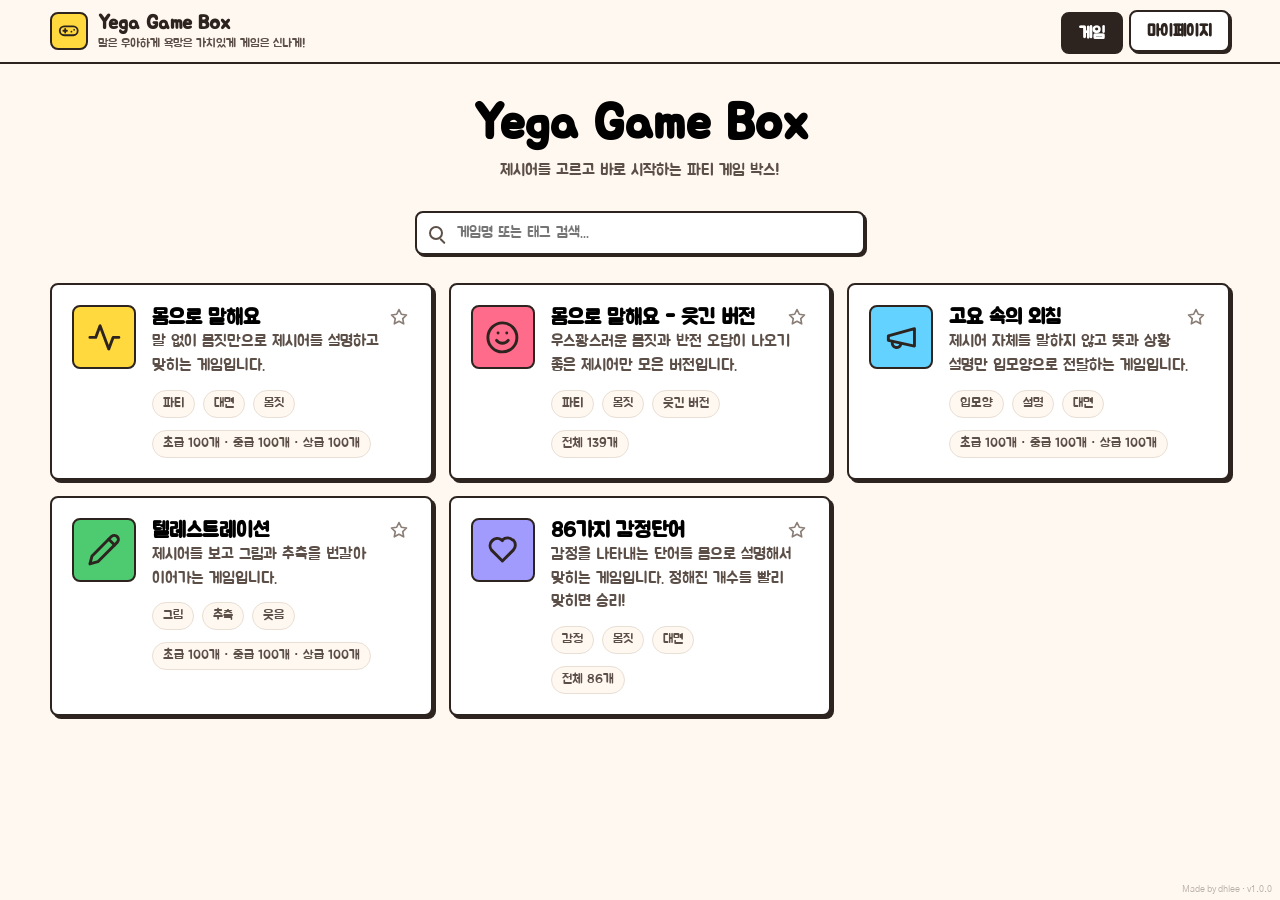
<file: index.html>
<!doctype html>
<html lang="ko">
  <head>
    <meta charset="UTF-8" />
    <meta name="viewport" content="width=device-width, initial-scale=1.0" />
    <title>Yega Game Box - 파티 게임 제시어 박스</title>
    <meta
      name="description"
      content="몸으로 말해요, 고요 속의 외침, 텔레스트레이션을 바로 진행할 수 있는 파티 게임 제시어 박스입니다."
    />
    <link rel="preconnect" href="https://fonts.googleapis.com" />
    <link rel="preconnect" href="https://fonts.gstatic.com" crossorigin />
    <link
      href="https://fonts.googleapis.com/css2?family=Jua&family=Gothic+A1:wght@400;500;700&display=swap"
      rel="stylesheet"
    />
    <link rel="stylesheet" href="./styles.css" />
  </head>
  <body>
    <div class="app-shell">
      <header class="topbar">
        <button class="brand" type="button" data-action="go-home">
          <span class="brand-mark"><i class="ri-gamepad-line" aria-hidden="true"></i></span>
          <span class="brand-copy">
            <strong>Yega Game Box</strong>
            <small>말은 우아하게 욕망은 가치있게 게임은 신나게!</small>
          </span>
        </button>
        <nav class="top-nav" aria-label="주요 메뉴">
          <button class="nav-button is-active" type="button" data-view-target="home">게임</button>
          <button class="nav-button" type="button" data-view-target="mypage">마이페이지</button>
        </nav>
      </header>

      <main>
        <section class="view is-visible" id="home-view" aria-labelledby="home-title">
          <div class="home-hero">
            <h1 id="home-title">Yega Game Box</h1>
            <p>제시어를 고르고 바로 시작하는 파티 게임 박스!</p>
          </div>

          <label class="search-box">
            <span class="search-icon" aria-hidden="true"></span>
            <input id="game-search" type="search" placeholder="게임명 또는 태그 검색..." />
          </label>

          <div class="game-grid" id="game-list"></div>
        </section>

        <section class="view" id="setup-view" aria-labelledby="setup-title">
          <div class="setup-top">
            <button class="back-link" type="button" data-action="go-home">
              <i class="ri-arrow-left-line" aria-hidden="true"></i>
              뒤로
            </button>
            <span class="game-icon" id="setup-icon">🎮</span>
            <div class="setup-heading">
              <h1 id="setup-title">게임 설정</h1>
              <p id="setup-game-description">게임 설명</p>
            </div>
            <div class="tag-row setup-tags" id="setup-tags"></div>
          </div>

          <form class="setup-stack" id="setup-form">
            <div class="setup-summary" aria-hidden="true">
              <h2 id="setup-game-name">게임명</h2>
            </div>

            <section class="setup-card word-config-card">
              <h2>제시어 구성</h2>
              <div class="setup-stats" id="setup-stats"></div>
              <p class="rule-note" id="setup-rule">게임 규칙</p>

              <fieldset class="difficulty-hidden" aria-label="난이도 선택">
                <div class="segmented" id="difficulty-options"></div>
              </fieldset>

              <div class="mix-panel" id="mix-panel">
                <div class="mix-grid">
                  <div class="counter-card">
                    <div class="counter-label">
                      <span class="dot green"></span>
                      <strong>초급</strong>
                    </div>
                    <div class="stepper">
                      <button type="button" data-action="adjust-mix" data-level="easy" data-delta="-1" aria-label="초급 줄이기">
                        <i class="ri-subtract-line" aria-hidden="true"></i>
                      </button>
                      <input id="mix-easy" type="number" min="0" value="3" />
                      <button type="button" data-action="adjust-mix" data-level="easy" data-delta="1" aria-label="초급 늘리기">
                        <i class="ri-add-line" aria-hidden="true"></i>
                      </button>
                    </div>
                    <span class="available-count" id="mix-easy-max">/ 0개</span>
                  </div>

                  <div class="counter-card">
                    <div class="counter-label">
                      <span class="dot yellow"></span>
                      <strong>중급</strong>
                    </div>
                    <div class="stepper">
                      <button type="button" data-action="adjust-mix" data-level="normal" data-delta="-1" aria-label="중급 줄이기">
                        <i class="ri-subtract-line" aria-hidden="true"></i>
                      </button>
                      <input id="mix-normal" type="number" min="0" value="4" />
                      <button type="button" data-action="adjust-mix" data-level="normal" data-delta="1" aria-label="중급 늘리기">
                        <i class="ri-add-line" aria-hidden="true"></i>
                      </button>
                    </div>
                    <span class="available-count" id="mix-normal-max">/ 0개</span>
                  </div>

                  <div class="counter-card">
                    <div class="counter-label">
                      <span class="dot red"></span>
                      <strong>상급</strong>
                    </div>
                    <div class="stepper">
                      <button type="button" data-action="adjust-mix" data-level="hard" data-delta="-1" aria-label="상급 줄이기">
                        <i class="ri-subtract-line" aria-hidden="true"></i>
                      </button>
                      <input id="mix-hard" type="number" min="0" value="3" />
                      <button type="button" data-action="adjust-mix" data-level="hard" data-delta="1" aria-label="상급 늘리기">
                        <i class="ri-add-line" aria-hidden="true"></i>
                      </button>
                    </div>
                    <span class="available-count" id="mix-hard-max">/ 0개</span>
                  </div>
                </div>

                <div class="mix-footer">
                  <div class="total-count">
                    <span>총</span>
                    <strong id="total-word-count">10개</strong>
                  </div>
                  <div class="inline-actions">
                    <button type="button" data-action="reset-mix">
                      <i class="ri-refresh-line" aria-hidden="true"></i>
                      초기화
                    </button>
                    <button type="button" data-action="use-all-words">
                      <i class="ri-infinity-line" aria-hidden="true"></i>
                      무제한
                    </button>
                  </div>
                </div>
              </div>

              <section class="single-count-panel" id="single-count-panel" hidden>
                <div class="quick-buttons">
                  <button type="button" data-action="adjust-word-count" data-delta="3">+3개</button>
                  <button type="button" data-action="adjust-word-count" data-delta="5">+5개</button>
                  <button type="button" data-action="adjust-word-count" data-delta="10">+10개</button>
                  <button type="button" data-action="adjust-word-count" data-delta="50">+50개</button>
                </div>
                <div class="stepper center-stepper">
                  <button type="button" data-action="adjust-word-count" data-delta="-1" aria-label="제시어 줄이기">
                    <i class="ri-subtract-line" aria-hidden="true"></i>
                  </button>
                  <input id="word-count" type="number" min="1" value="10" />
                  <button type="button" data-action="adjust-word-count" data-delta="1" aria-label="제시어 늘리기">
                    <i class="ri-add-line" aria-hidden="true"></i>
                  </button>
                </div>
              </section>
            </section>

            <section class="setup-card">
              <h2>진행 방식</h2>
              <div class="time-mode-toggle" role="group" aria-label="진행 방식">
                <button class="is-active" type="button" data-action="set-time-mode" data-mode="timer">
                  <i class="ri-timer-line" aria-hidden="true"></i>
                  타이머
                </button>
                <button type="button" data-action="set-time-mode" data-mode="stopwatch">
                  <i class="ri-timer-flash-line" aria-hidden="true"></i>
                  스톱워치
                </button>
              </div>
              <select id="time-mode" aria-label="진행 방식">
                <option value="timer">타이머</option>
                <option value="stopwatch">스톱워치</option>
              </select>

              <div class="timer-panel" id="timer-seconds-wrap">
                <div class="quick-buttons timer-presets">
                  <button type="button" data-action="set-timer" data-seconds="15">15초</button>
                  <button type="button" data-action="set-timer" data-seconds="30">30초</button>
                  <button type="button" data-action="set-timer" data-seconds="60">1분</button>
                  <button type="button" data-action="set-timer" data-seconds="120">2분</button>
                  <button type="button" data-action="set-timer" data-seconds="180">3분</button>
                  <button type="button" data-action="set-timer" data-seconds="300">5분</button>
                </div>
                <div class="stepper center-stepper">
                  <button type="button" data-action="adjust-timer" data-delta="-15" aria-label="시간 줄이기">
                    <i class="ri-subtract-line" aria-hidden="true"></i>
                  </button>
                  <input id="timer-seconds" type="number" min="5" value="60" />
                  <button type="button" data-action="adjust-timer" data-delta="15" aria-label="시간 늘리기">
                    <i class="ri-add-line" aria-hidden="true"></i>
                  </button>
                </div>
                <span class="time-label" id="timer-label">3분</span>
              </div>
            </section>

            <div class="shortcut-note">
              <span><kbd>O</kbd> 맞힘</span>
              <span><kbd>X</kbd> 틀림</span>
              <span><kbd>→</kbd> 다음은 Pass</span>
              <span><kbd>←</kbd> 이전</span>
            </div>

            <button class="start-button" id="start-game" type="submit">
              <i class="ri-play-fill" aria-hidden="true"></i>
              게임 시작!
            </button>
          </form>
        </section>

        <section class="view" id="play-view" aria-labelledby="play-title">
          <div class="play-top">
            <button class="back-link" type="button" data-action="back-to-setup">
              <i class="ri-arrow-left-line" aria-hidden="true"></i>
              나가기
            </button>
            <span class="play-game-icon" id="play-game-icon">🎮</span>
            <span class="play-game-name" id="play-game-name">게임</span>
            <div class="play-tools">
              <button type="button" class="sound-toggle" id="sound-toggle" data-action="toggle-sound" aria-pressed="true">
                <span id="sound-toggle-icon"></span>
                <span id="sound-toggle-label">소리 켜짐</span>
              </button>
              <button type="button" data-action="reset-words">
                <i class="ri-refresh-line" aria-hidden="true"></i>
                제시어 초기화
              </button>
              <button type="button" data-action="finish-game">
                <i class="ri-flag-line" aria-hidden="true"></i>
                종료
              </button>
            </div>
          </div>

          <div class="timer-display">
            <span id="play-clock-label">남은 시간</span>
            <strong id="play-clock">00:00</strong>
          </div>

          <div class="progress-head">
            <span id="play-progress">1 / 10</span>
            <div class="mini-score" id="mini-score">
              <span class="green"><i class="ri-check-line" aria-hidden="true"></i>0</span>
              <span class="red"><i class="ri-close-line" aria-hidden="true"></i>0</span>
              <span class="sky"><i class="ri-skip-forward-line" aria-hidden="true"></i>0</span>
            </div>
          </div>
          <div class="play-progress-bar" aria-hidden="true">
            <div id="play-progress-fill"></div>
          </div>

          <div class="word-stage">
            <p id="play-title">제시어</p>
            <div class="keyword" id="keyword">시작</div>
            <div class="play-rule" id="play-rule">게임 규칙</div>
            <div class="answer-state" id="answer-state">O/Enter 맞힘 · X/Backspace 틀림 · → 다음은 Pass</div>
          </div>

          <div class="score-actions">
            <button class="score-button previous" type="button" data-action="previous-word">
              <i class="ri-arrow-left-line" aria-hidden="true"></i>
              <span>이전</span>
            </button>
            <button class="score-button wrong" type="button" data-action="mark" data-result="wrong">
              <i class="ri-close-line" aria-hidden="true"></i>
              <span>틀림</span>
              <kbd>X</kbd>
            </button>
            <button class="score-button correct" type="button" data-action="mark" data-result="correct">
              <i class="ri-check-line" aria-hidden="true"></i>
              <span>맞힘</span>
              <kbd>O</kbd>
            </button>
            <button class="score-button next" type="button" data-action="next-word">
              <i class="ri-arrow-right-line" aria-hidden="true"></i>
              <span>다음</span>
            </button>
          </div>
        </section>

        <section class="view" id="result-view" aria-labelledby="result-title">
          <div class="result-panel">
            <div class="result-hero">
              <span class="game-icon" id="result-icon">🎮</span>
              <h1 id="result-title">게임 종료!</h1>
              <p>게임 결과</p>
            </div>
            <div class="result-summary" id="result-summary"></div>
            <div class="result-meta" id="result-meta"></div>
            <section class="result-word-card">
              <h2><i class="ri-list-check" aria-hidden="true"></i> 제시어별 결과</h2>
              <div class="result-words" id="result-words"></div>
            </section>
            <div class="actions split">
              <button class="start-button" type="button" data-action="restart-game">
                <i class="ri-refresh-line" aria-hidden="true"></i>
                다시 하기
              </button>
              <button class="secondary-button" type="button" data-action="go-home">
                <i class="ri-home-line" aria-hidden="true"></i>
                홈으로
              </button>
            </div>
          </div>
        </section>

        <section class="view" id="mypage-view" aria-labelledby="mypage-title">
          <div class="mypage-hero">
            <div class="profile-mark"><i class="ri-user-smile-line" aria-hidden="true"></i></div>
            <h1 id="mypage-title">마이페이지</h1>
            <p>즐겨찾기와 게임 기록을 한눈에</p>
          </div>

          <div class="tab-switcher">
            <button class="tab-button is-active" type="button" data-action="set-mypage-tab" data-tab="favorites">
              <i class="ri-star-line" aria-hidden="true"></i>
              즐겨찾기 <span id="favorite-count">(0)</span>
            </button>
            <button class="tab-button" type="button" data-action="set-mypage-tab" data-tab="history">
              <i class="ri-history-line" aria-hidden="true"></i>
              기록 <span id="history-count">(0)</span>
            </button>
          </div>

          <div class="mypage-layout">
            <section class="mypage-panel is-visible" data-mypage-panel="favorites">
              <div class="mini-list game-grid compact" id="favorite-list"></div>
            </section>
            <section class="mypage-panel" data-mypage-panel="history">
              <div class="section-inline-head">
                <span id="history-total">총 0개의 기록</span>
                <button class="text-danger-button" type="button" data-action="clear-history">
                  <i class="ri-delete-bin-line" aria-hidden="true"></i>
                  전체 삭제
                </button>
              </div>
              <div class="history-list" id="history-list"></div>
            </section>
          </div>
        </section>
      </main>
    </div>

    <div class="app-credit" aria-label="제작자와 버전">Made by dhlee · v1.0.0</div>
    <div class="toast" id="toast" role="status" aria-live="polite"></div>
    <div class="modal-backdrop" id="history-result-modal" hidden>
      <section class="result-modal" role="dialog" aria-modal="true" aria-labelledby="history-result-title">
        <button class="modal-close" type="button" data-action="close-history-result" aria-label="닫기">
          <i class="ri-close-line" aria-hidden="true"></i>
        </button>
        <div class="result-panel result-panel-modal">
          <div class="result-hero">
            <span class="game-icon" id="history-result-icon">🎮</span>
            <h1 id="history-result-title">게임 결과</h1>
            <p id="history-result-subtitle">저장된 기록</p>
          </div>
          <div class="result-summary" id="history-result-summary"></div>
          <div class="result-meta" id="history-result-meta"></div>
          <section class="result-word-card">
            <h2><i class="ri-list-check" aria-hidden="true"></i> 제시어별 결과</h2>
            <div class="result-words" id="history-result-words"></div>
          </section>
        </div>
      </section>
    </div>
    <script src="./data/dictionaries.js"></script>
    <script src="./app.js"></script>
  </body>
</html>
</file>
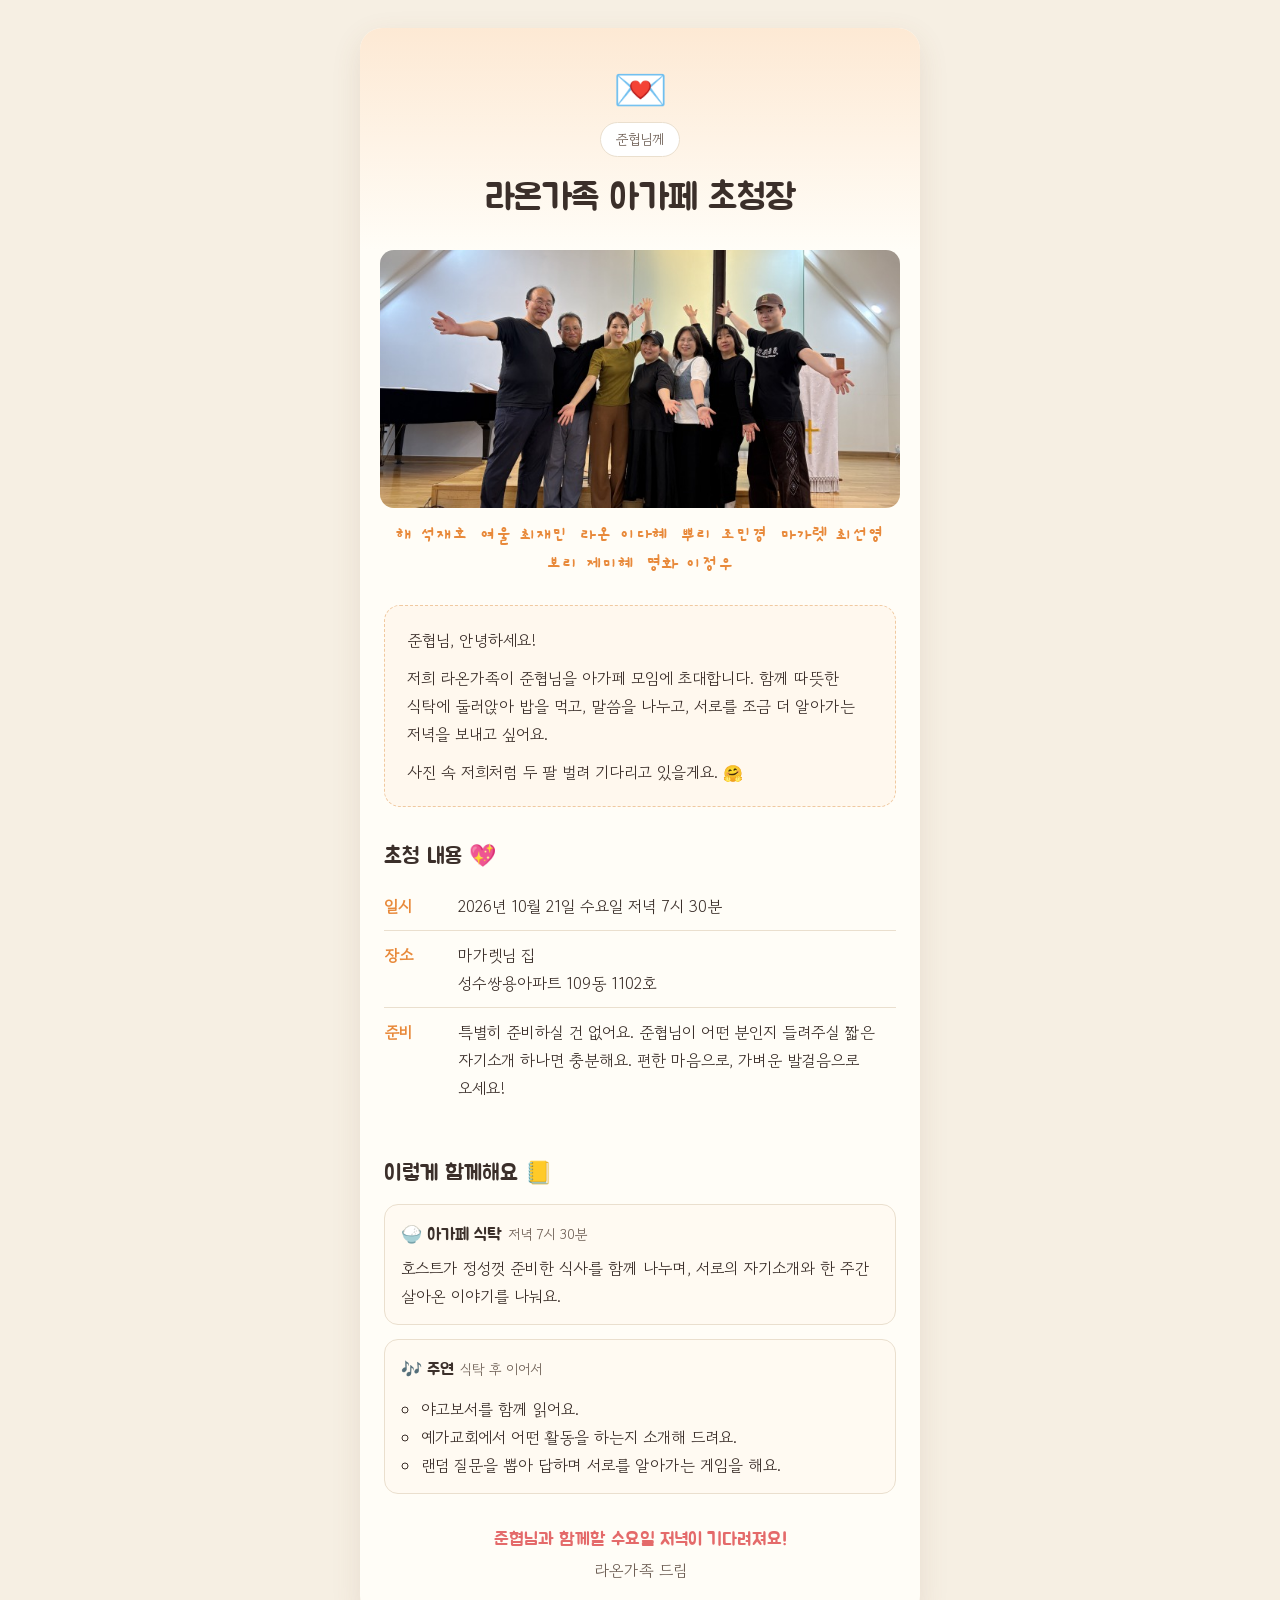
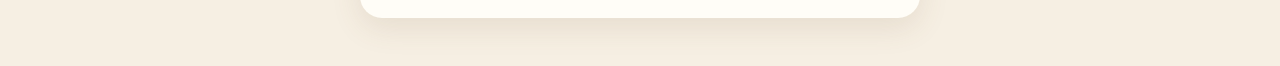
<file: invitations/laon-agape/index.html>
<!doctype html>
<html lang="ko">
<head>
<meta charset="utf-8">
<meta name="viewport" content="width=device-width, initial-scale=1">
<title>라온가족 아가페 초청장</title>
<link rel="preconnect" href="https://fonts.googleapis.com">
<link rel="preconnect" href="https://fonts.gstatic.com" crossorigin>
<link href="https://fonts.googleapis.com/css2?family=Gowun+Dodum&family=Gaegu:wght@700&family=Jua&display=swap" rel="stylesheet">
<style>
  :root {
    --bg: #f6efe3;
    --card: #fffdf7;
    --ink: #3b2f2a;
    --soft: #6e5f55;
    --accent: #e8893a;
    --accent-soft: #fde9d4;
    --rose: #e46a6a;
    --line: #eadfce;
  }
  * { box-sizing: border-box; }
  body {
    margin: 0;
    background: var(--bg);
    color: var(--ink);
    font-family: "Gowun Dodum", "Apple SD Gothic Neo", "Malgun Gothic", sans-serif;
    line-height: 1.75;
    padding: 28px 16px 48px;
  }
  .card {
    max-width: 560px;
    margin: 0 auto;
    background: var(--card);
    border-radius: 22px;
    box-shadow: 0 10px 30px rgba(120, 90, 60, .12);
    overflow: hidden;
  }
  header {
    text-align: center;
    padding: 36px 24px 20px;
    background: linear-gradient(180deg, var(--accent-soft), var(--card));
  }
  .envelope { font-size: 44px; line-height: 1; }
  .to {
    display: inline-block;
    margin-top: 14px;
    padding: 4px 14px;
    border-radius: 999px;
    background: #fff;
    border: 1px solid var(--line);
    color: var(--soft);
    font-size: 14px;
  }
  h1 {
    font-family: "Jua", sans-serif;
    font-weight: 400;
    font-size: clamp(28px, 7vw, 36px);
    margin: 10px 0 0;
    letter-spacing: -.5px;
  }
  .photo { padding: 0 20px; }
  .photo img {
    display: block;
    width: 100%;
    height: auto;
    border-radius: 14px;
  }
  .names {
    font-family: "Gaegu", cursive;
    font-weight: 700;
    color: var(--accent);
    text-align: center;
    font-size: 19px;
    line-height: 1.5;
    margin: 14px 20px 0;
    display: flex;
    flex-wrap: wrap;
    justify-content: center;
    gap: 0 12px;
  }
  .names span { white-space: nowrap; }
  .letter {
    margin: 26px 24px 8px;
    padding: 20px 22px;
    background: #fff8ee;
    border-radius: 16px;
    border: 1px dashed #f0c9a0;
    word-break: keep-all;
  }
  .letter p { margin: 0 0 10px; }
  .letter p:last-child { margin: 0; }
  section { padding: 22px 24px 4px; }
  h2 {
    font-family: "Jua", sans-serif;
    font-weight: 400;
    font-size: 22px;
    margin: 0 0 12px;
  }
  .info {
    display: grid;
    gap: 10px;
  }
  .info div {
    display: grid;
    grid-template-columns: 64px 1fr;
    gap: 10px;
    align-items: baseline;
    padding-bottom: 10px;
    border-bottom: 1px solid var(--line);
    word-break: keep-all;
  }
  .info div:last-child { border-bottom: 0; }
  .info dt { color: var(--accent); font-weight: 700; margin: 0; }
  .info dd { margin: 0; }
  .flow { display: grid; gap: 14px; margin: 0; padding: 0; list-style: none; }
  .flow li {
    background: #fffaf2;
    border: 1px solid var(--line);
    border-radius: 14px;
    padding: 14px 16px;
    word-break: keep-all;
  }
  .flow .tag {
    display: inline-block;
    font-family: "Jua", sans-serif;
    font-size: 17px;
    margin-bottom: 4px;
  }
  .flow .when { color: var(--soft); font-size: 14px; margin-left: 6px; }
  .flow ul { margin: 6px 0 0; padding-left: 20px; }
  .flow ul li { background: none; border: 0; padding: 0; border-radius: 0; }
  footer {
    text-align: center;
    padding: 26px 24px 34px;
    color: var(--soft);
    word-break: keep-all;
  }
  footer strong { color: var(--rose); font-weight: 400; font-family: "Jua", sans-serif; font-size: 18px; }
</style>
</head>
<body>
<main class="card">
  <header>
    <div class="envelope">💌</div>
    <div class="to">준협님께</div>
    <h1>라온가족 아가페 초청장</h1>
  </header>

  <div class="photo">
    <img src="[data-uri]" alt="두 팔을 활짝 벌리고 환영하는 라온가족 일곱 명의 단체 사진">
  </div>
  <p class="names"><span>해 석재호</span><span>여울 최재민</span><span>라온 이다혜</span><span>뿌리 조민경</span><span>마가렛 최선영</span><span>보리 제미혜</span><span>명화 이정우</span></p>

  <div class="letter">
    <p>준협님, 안녕하세요!</p>
    <p>저희 라온가족이 준협님을 아가페 모임에 초대합니다. 함께 따뜻한 식탁에 둘러앉아 밥을 먹고, 말씀을 나누고, 서로를 조금 더 알아가는 저녁을 보내고 싶어요.</p>
    <p>사진 속 저희처럼 두 팔 벌려 기다리고 있을게요. 🤗</p>
  </div>

  <section>
    <h2>초청 내용 💖</h2>
    <dl class="info">
      <div><dt>일시</dt><dd>2026년 10월 21일 수요일 저녁 7시 30분</dd></div>
      <div><dt>장소</dt><dd>마가렛님 집<br>성수쌍용아파트 109동 1102호</dd></div>
      <div><dt>준비</dt><dd>특별히 준비하실 건 없어요. 준협님이 어떤 분인지 들려주실 짧은 자기소개 하나면 충분해요. 편한 마음으로, 가벼운 발걸음으로 오세요!</dd></div>
    </dl>
  </section>

  <section>
    <h2>이렇게 함께해요 📒</h2>
    <ol class="flow">
      <li>
        <span class="tag">🍚 아가페 식탁</span><span class="when">저녁 7시 30분</span>
        <div>호스트가 정성껏 준비한 식사를 함께 나누며, 서로의 자기소개와 한 주간 살아온 이야기를 나눠요.</div>
      </li>
      <li>
        <span class="tag">🎶 주연</span><span class="when">식탁 후 이어서</span>
        <ul>
          <li>야고보서를 함께 읽어요.</li>
          <li>예가교회에서 어떤 활동을 하는지 소개해 드려요.</li>
          <li>랜덤 질문을 뽑아 답하며 서로를 알아가는 게임을 해요.</li>
        </ul>
      </li>
    </ol>
  </section>

  <footer>
    <strong>준협님과 함께할 수요일 저녁이 기다려져요!</strong><br>
    라온가족 드림
  </footer>
</main>
</body>
</html>
</file>
<file: styles.css>
:root {
  --warm-bg: #fff8f0;
  --warm-card: #fffef9;
  --warm-border: #e8dfd5;
  --ink-dark: #2d2420;
  --ink-medium: #5c4f48;
  --ink-light: #8b7e76;
  --party-yellow: #ffd93d;
  --party-pink: #ff6b8a;
  --party-sky: #64d2ff;
  --party-green: #4ecb71;
  --party-red: #ff5252;
  --party-orange: #ff9f43;
  --party-purple: #a29bfe;
  --shadow-sm: 2px 2px 0 #2d2420;
  --shadow: 3px 3px 0 #2d2420;
  --shadow-lg: 3px 3px 0 #2d2420;
  --font-game: "Jua", "Gothic A1", "Malgun Gothic", "Apple SD Gothic Neo", sans-serif;
  --font-body: "Gothic A1", "Malgun Gothic", "Apple SD Gothic Neo", sans-serif;
}

* {
  box-sizing: border-box;
}

html {
  background: var(--warm-bg);
}

body {
  margin: 0;
  min-height: 100vh;
  color: black;
  background: var(--warm-bg);
  font-family: var(--font-game);
  font-weight: 400;
  letter-spacing: 0;
}

button,
input,
select {
  font: inherit;
}

button {
  cursor: pointer;
}

h1,
h2,
h3,
.brand strong,
.nav-button,
.back-link,
.game-card h2,
.tag,
.setup-card h2,
.counter-label strong,
.total-count,
.time-mode-toggle button,
.quick-buttons button,
.start-button,
.secondary-button,
.score-button,
.tab-button,
.result-badge {
  font-family: var(--font-game);
  letter-spacing: 0;
}

.app-shell {
  min-height: 100vh;
}

.topbar {
  position: sticky;
  top: 0;
  z-index: 50;
  width: 100%;
  border-bottom: 2px solid var(--ink-dark);
  background: var(--warm-bg);
}

.topbar {
  display: flex;
  align-items: center;
  justify-content: space-between;
  min-height: 64px;
  padding: 0 max(16px, calc((100vw - 1180px) / 2));
}

/* 게임 진행 중에는 상단 헤더를 숨겨 화면에 집중하도록 한다. */
body[data-view="play"] .topbar {
  display: none;
}

.brand {
  display: inline-flex;
  align-items: center;
  gap: 10px;
  border: 0;
  padding: 0;
  color: var(--ink-dark);
  background: transparent;
  text-align: left;
}

.brand-mark,
.game-icon,
.play-game-icon,
.profile-mark {
  display: grid;
  place-items: center;
  border: 2px solid var(--ink-dark);
  border-radius: 8px;
  background: var(--party-yellow);
}

.brand-mark {
  width: 38px;
  height: 38px;
  font-size: 1.2rem;
}

.brand strong {
  display: block;
  font-size: 1.25rem;
}

.brand small {
  display: block;
  color: var(--ink-medium);
  font-size: 0.76rem;
  font-weight: 500;
}

.top-nav {
  display: flex;
  align-items: center;
  gap: 8px;
}

.nav-button,
.secondary-button,
.text-danger-button,
.inline-actions button,
.play-tools button,
.history-score button,
.empty button {
  border: 2px solid var(--ink-dark);
  border-radius: 8px;
  background: #fff;
  color: var(--ink-dark);
  box-shadow: var(--shadow-sm);
  font-weight: 500;
  transition: transform 100ms ease, box-shadow 100ms ease, background 120ms ease;
}

.nav-button {
  padding: 9px 16px;
  font-size: 1rem;
}

.nav-button.is-active,
.tab-button.is-active {
  transform: translate(2px, 2px);
  color: #fff;
  background: var(--ink-dark);
  box-shadow: none;
}

button:hover {
  transform: translate(2px, 2px);
  box-shadow: none;
}

button:disabled {
  cursor: not-allowed;
  opacity: 0.45;
}

input,
select {
  width: 100%;
  min-height: 48px;
  border: 2px solid var(--ink-dark);
  border-radius: 8px;
  padding: 10px 12px;
  color: var(--ink-dark);
  background: #fff;
  outline: none;
  font-size: 1.05rem;
  font-weight: 500;
}

input[type="number"] {
  appearance: textfield;
  -moz-appearance: textfield;
}

input[type="number"]::-webkit-inner-spin-button,
input[type="number"]::-webkit-outer-spin-button {
  margin: 0;
  appearance: none;
  -webkit-appearance: none;
}

select {
  position: absolute;
  width: 1px;
  height: 1px;
  opacity: 0;
  pointer-events: none;
}

input:focus,
select:focus,
button:focus-visible {
  outline: 4px solid rgba(100, 210, 255, 0.45);
  outline-offset: 2px;
}

main {
  width: min(1180px, calc(100% - 32px));
  margin: 0 auto;
  padding: 32px 0 56px;
}

.view {
  display: none;
}

.view.is-visible {
  display: block;
}

.home-hero,
.mypage-hero,
.result-hero {
  display: grid;
  justify-items: center;
  gap: 8px;
  margin: 0 auto 28px;
  text-align: center;
}

.home-hero h1,
.mypage-hero h1,
.result-hero h1 {
  margin: 0;
  font-size: clamp(2rem, 4vw, 3.2rem);
  line-height: 1.08;
}

.home-hero p,
.mypage-hero p,
.result-hero p,
.setup-heading p,
.game-card p,
.history-main p {
  margin: 0;
  color: var(--ink-medium);
  line-height: 1.48;
}

.search-box {
  position: relative;
  display: block;
  width: min(450px, 100%);
  margin: 0 auto 28px;
  color: var(--ink-medium);
  font-weight: 500;
}

.search-box input {
  min-height: 44px;
  border-radius: 8px;
  padding: 9px 14px 9px 40px;
  font-size: 0.96rem;
  font-weight: 500;
  box-shadow: var(--shadow-sm);
}

.search-icon {
  position: absolute;
  top: 50%;
  left: 14px;
  z-index: 1;
  transform: translateY(-50%);
  width: 14px;
  height: 14px;
  border: 2px solid var(--ink-medium);
  border-radius: 999px;
  color: var(--ink-medium);
  pointer-events: none;
}

.search-icon::after {
  content: "";
  position: absolute;
  right: -5px;
  bottom: -4px;
  width: 7px;
  height: 2px;
  border-radius: 999px;
  background: var(--ink-medium);
  transform: rotate(45deg);
  transform-origin: center;
}

.game-grid {
  display: grid;
  grid-template-columns: repeat(3, minmax(0, 1fr));
  gap: 16px;
}

.game-grid.compact {
  grid-template-columns: repeat(2, minmax(0, 1fr));
}

.game-card,
.setup-card,
.result-panel,
.result-word-card,
.history-item {
  border: 2px solid var(--ink-dark);
  border-radius: 8px;
  background: #fff;
  box-shadow: var(--shadow);
}

.game-card {
  padding: 20px;
  transition: transform 160ms ease, box-shadow 160ms ease;
}

.game-card:hover {
  transform: translateY(-4px);
  box-shadow: var(--shadow-lg);
}

.game-card-inner {
  display: flex;
  align-items: flex-start;
  gap: 16px;
}

.game-card .game-icon {
  width: 64px;
  height: 64px;
  flex: 0 0 auto;
  font-size: 1.9rem;
}

.game-card-content {
  min-width: 0;
  flex: 1;
}

.game-card-title-row {
  display: flex;
  align-items: flex-start;
  justify-content: space-between;
  gap: 8px;
}

.game-card h2 {
  margin: 0;
  font-size: 1.32rem;
  line-height: 1.2;
}

.game-card p {
  word-break: keep-all;
  overflow-wrap: normal;
  text-wrap: pretty;
}

.favorite-button {
  display: grid;
  width: 24px;
  height: 24px;
  flex: 0 0 auto;
  place-items: center;
  border: 0;
  padding: 0;
  background: transparent;
  box-shadow: none;
  color: var(--ink-light);
  font-size: 1rem;
}

.favorite-button:hover {
  transform: none;
  box-shadow: none;
  color: var(--ink-dark);
}

.favorite-button.is-on {
  color: #f3b900;
}

.favorite-button .icon {
  width: 20px;
  height: 20px;
}

.tag-row,
.game-counts,
.setup-stats,
.result-meta,
.mini-score,
.history-score {
  display: flex;
  flex-wrap: wrap;
  gap: 8px;
}

.tag-row {
  margin-top: 12px;
}

.tag,
.game-counts span,
.setup-stats span {
  border: 1px solid var(--warm-border);
  border-radius: 999px;
  padding: 5px 10px;
  background: var(--warm-bg);
  color: var(--ink-medium);
  font-size: 0.82rem;
  font-weight: 500;
}

.game-counts {
  margin-top: 12px;
}

.setup-top,
.play-top {
  display: flex;
  align-items: center;
  gap: 14px;
  width: min(960px, 100%);
  margin: 0 auto 20px;
}

.back-link {
  display: inline-flex;
  flex: 0 0 auto;
  align-items: center;
  gap: 5px;
  border: 0;
  padding: 0;
  color: var(--ink-medium);
  background: transparent;
  box-shadow: none;
  font-size: 1rem;
  font-weight: 500;
}

.back-link:hover {
  color: var(--ink-dark);
  transform: none;
}

.setup-top .game-icon,
.play-game-icon {
  width: 46px;
  height: 46px;
  flex: 0 0 auto;
  font-size: 1.45rem;
}

.setup-heading {
  min-width: 0;
  flex: 1;
}

.setup-heading h1 {
  overflow: hidden;
  margin: 0;
  font-size: clamp(1.65rem, 4vw, 2.25rem);
  line-height: 1.08;
  text-overflow: ellipsis;
  white-space: nowrap;
}

.setup-tags {
  justify-content: flex-end;
  margin-top: 0;
}

.setup-stack {
  display: grid;
  gap: 16px;
  width: min(960px, 100%);
  margin: 0 auto;
}

.setup-summary,
.difficulty-hidden {
  position: absolute;
  width: 1px;
  height: 1px;
  overflow: hidden;
  opacity: 0;
  pointer-events: none;
}

.setup-card {
  padding: clamp(18px, 3vw, 24px);
}

.setup-card h2,
.result-word-card h2 {
  margin: 0 0 16px;
  text-align: center;
  font-size: 1.35rem;
}

.word-config-card {
  display: grid;
  gap: 12px;
}

.setup-stats {
  justify-content: center;
}

.rule-note {
  display: none;
  margin: 0;
  border: 2px solid var(--ink-dark);
  border-radius: 8px;
  padding: 12px 14px;
  background: #fff5bc;
  font-weight: 500;
  line-height: 1.45;
  text-align: center;
}

.mix-panel {
  display: grid;
  gap: 8px;
}

.mix-panel[hidden],
.single-count-panel[hidden],
.timer-panel[hidden] {
  display: none;
}

.mix-grid {
  display: grid;
  gap: 8px;
}

.counter-card {
  display: grid;
  grid-template-columns: 1fr auto 1fr;
  align-items: center;
  gap: 12px;
}

.counter-label {
  display: inline-flex;
  align-items: center;
  gap: 8px;
  justify-self: start;
}

.counter-label strong {
  font-size: 1.15rem;
}

.dot {
  display: inline-block;
  width: 12px;
  height: 12px;
  border-radius: 999px;
}

.dot.green {
  background: var(--party-green);
}

.dot.yellow {
  background: var(--party-yellow);
}

.dot.red {
  background: var(--party-red);
}

.stepper {
  display: flex;
  align-items: center;
  gap: 6px;
}

.stepper button,
.quick-buttons button {
  display: inline-grid;
  min-width: 42px;
  min-height: 42px;
  place-items: center;
  border: 2px solid var(--ink-dark);
  border-radius: 8px;
  background: #fff;
  color: var(--ink-dark);
  box-shadow: var(--shadow-sm);
  font-family: var(--font-game);
  font-size: 1rem;
  font-weight: 500;
  transition: transform 100ms ease, box-shadow 100ms ease;
}

.stepper input {
  width: 56px;
  min-height: 42px;
  padding: 6px;
  text-align: center;
  font-family: var(--font-game);
  font-size: 1.15rem;
}

.available-count {
  justify-self: end;
  color: var(--ink-light);
  font-size: 0.82rem;
  font-weight: 500;
  text-align: right;
}

.mix-footer,
.time-mode-toggle,
.timer-panel,
.single-count-panel {
  display: flex;
  align-items: center;
  justify-content: center;
  flex-wrap: wrap;
  gap: 12px;
}

.mix-footer {
  display: grid;
  justify-items: center;
  gap: 8px;
}

.total-count {
  display: inline-flex;
  align-items: center;
  gap: 10px;
  font-size: 1.1rem;
}

.total-count strong {
  border: 2px solid var(--ink-dark);
  border-radius: 8px;
  padding: 6px 16px;
  background: var(--warm-bg);
  font-size: 1.5rem;
}

.inline-actions {
  display: flex;
  gap: 10px;
}

.inline-actions button,
.play-tools button,
.empty button,
.text-danger-button {
  display: inline-flex;
  align-items: center;
  justify-content: center;
  gap: 6px;
  min-height: 34px;
  padding: 6px 12px;
  font-size: 0.88rem;
  font-weight: 500;
}

.inline-actions button:last-child {
  background: var(--party-yellow);
}

.time-mode-toggle {
  width: fit-content;
  margin: 0 auto;
  border: 2px solid var(--ink-dark);
  border-radius: 8px;
  padding: 6px;
  background: #fff;
  box-shadow: var(--shadow-sm);
}

.time-mode-toggle button {
  display: inline-flex;
  align-items: center;
  gap: 8px;
  border: 0;
  border-radius: 6px;
  padding: 10px 22px;
  background: transparent;
  color: var(--ink-medium);
  font-size: 1.05rem;
  font-weight: 500;
  box-shadow: none;
}

.time-mode-toggle button.is-active {
  color: #fff;
  background: var(--ink-dark);
}

.timer-panel {
  display: grid;
  justify-items: center;
  gap: 8px;
  margin-top: 14px;
}

.quick-buttons {
  display: flex;
  justify-content: center;
  flex-wrap: wrap;
  gap: 8px;
}

.quick-buttons button {
  min-width: auto;
  padding: 8px 16px;
}

.quick-buttons button.is-active {
  background: var(--party-yellow);
}

.center-stepper {
  justify-content: center;
}

.timer-panel .center-stepper {
  margin-top: 0;
}

.timer-panel .center-stepper input {
  width: 92px;
  font-size: 1.35rem;
}

.time-label {
  width: 100%;
  color: var(--ink-medium);
  font-family: var(--font-game);
  font-weight: 500;
  text-align: center;
}

.shortcut-note {
  display: flex;
  justify-content: center;
  flex-wrap: wrap;
  gap: 10px;
  color: var(--ink-light);
  font-size: 0.9rem;
  font-weight: 500;
}

kbd {
  display: inline-grid;
  min-width: 24px;
  min-height: 22px;
  place-items: center;
  border: 2px solid var(--warm-border);
  border-radius: 6px;
  padding: 1px 6px;
  background: #fff;
  color: var(--ink-medium);
  font-family: var(--font-body);
  font-size: 0.78em;
  font-weight: 500;
}

.start-button,
.secondary-button {
  display: inline-flex;
  align-items: center;
  justify-content: center;
  gap: 10px;
  min-height: 68px;
  border: 2px solid var(--ink-dark);
  border-radius: 8px;
  padding: 15px 24px;
  background: var(--party-green);
  color: #fff;
  box-shadow: var(--shadow-lg);
  font-size: clamp(1.45rem, 3vw, 2rem);
  font-weight: 500;
}

.secondary-button {
  background: var(--party-yellow);
  color: var(--ink-dark);
}

#play-view {
  width: min(1080px, calc(100vw - 32px));
  margin: 0 auto;
  padding-top: 10px;
}

.play-top {
  margin-bottom: 4px;
}

.play-game-name {
  overflow: hidden;
  flex: 1;
  font-family: var(--font-game);
  font-size: 1.1rem;
  font-weight: 500;
  text-overflow: ellipsis;
  white-space: nowrap;
}

.play-tools {
  display: flex;
  gap: 8px;
}

.sound-toggle #sound-toggle-icon {
  display: inline-flex;
}

.play-tools .sound-toggle.is-muted {
  background: var(--warm-bg);
  color: var(--ink-light);
  opacity: 0.75;
}

.timer-display {
  display: flex;
  align-items: center;
  justify-content: center;
  gap: 8px;
  margin-bottom: 8px;
}

.timer-display span {
  color: var(--ink-light);
  font-size: 0.86rem;
  font-weight: 500;
}

.timer-display strong {
  color: var(--ink-dark);
  font-size: clamp(2rem, 6vw, 3rem);
  font-weight: 500;
  font-variant-numeric: tabular-nums;
}

.timer-display strong.is-warning {
  color: var(--party-red);
}

.progress-head {
  display: flex;
  align-items: center;
  justify-content: space-between;
  gap: 12px;
  width: 100%;
  margin-bottom: 8px;
}

#play-progress {
  font-family: var(--font-game);
  font-size: 1rem;
  font-weight: 500;
}

.mini-score span,
.history-score span {
  display: inline-flex;
  align-items: center;
  gap: 3px;
  font-family: var(--font-game);
  font-weight: 500;
}

.green {
  color: var(--party-green);
}

.red {
  color: var(--party-red);
}

.sky {
  color: #21aee8;
}

.play-progress-bar {
  width: 100%;
  height: 12px;
  margin-bottom: 14px;
  overflow: hidden;
  border: 2px solid var(--ink-dark);
  border-radius: 999px;
  background: #fff;
}

#play-progress-fill {
  width: 0%;
  height: 100%;
  border-radius: 999px;
  background: var(--party-green);
  transition: width 180ms ease;
}

.word-stage {
  display: flex;
  align-items: center;
  justify-content: center;
  width: min(940px, calc(100vw - 56px));
  height: clamp(340px, 48vh, 420px);
  place-items: center;
  margin: 0 auto;
  border: 2px solid var(--ink-dark);
  border-radius: 8px;
  padding: clamp(24px, 4vw, 44px);
  background: #fff;
  box-shadow: var(--shadow);
  text-align: center;
}

.word-stage.is-correct {
  border-color: var(--party-green);
}

.word-stage.is-wrong {
  border-color: var(--party-red);
}

.word-stage.is-pass {
  border-color: var(--party-sky);
}

.word-stage p {
  display: none;
}

.keyword {
  max-width: 92%;
  overflow-wrap: anywhere;
  color: var(--ink-dark);
  font-family: var(--font-game);
  font-size: var(--keyword-size, clamp(5.4rem, 10vw, 9.2rem));
  font-weight: 500;
  line-height: 1.02;
  text-wrap: balance;
  user-select: none;
  word-break: keep-all;
  white-space: normal;
}

.play-rule {
  display: none;
}

.answer-state {
  display: none;
}

.score-actions {
  display: grid;
  grid-template-columns: 0.7fr 1.1fr 1.6fr 0.8fr;
  gap: 12px;
  width: min(940px, calc(100vw - 56px));
  margin: 14px auto 0;
  padding-bottom: 8px;
}

.score-button {
  display: inline-flex;
  align-items: center;
  justify-content: center;
  gap: 8px;
  min-height: 68px;
  border: 2px solid var(--ink-dark);
  border-radius: 8px;
  color: #fff;
  box-shadow: var(--shadow-sm);
  font-size: 1.28rem;
  font-weight: 500;
}

.score-button .icon {
  width: 1.32em;
  height: 1.32em;
}

.score-button.previous {
  color: var(--ink-dark);
  background: #fff;
}

.score-button.wrong {
  background: var(--party-red);
}

.score-button.correct {
  background: var(--party-green);
  font-size: 1.5rem;
}

.score-button.next {
  background: var(--party-sky);
}

.score-button kbd {
  border-color: rgba(255, 255, 255, 0.35);
  background: rgba(255, 255, 255, 0.12);
  color: #fff;
}

.result-panel {
  max-width: 960px;
  margin: 0 auto;
  padding: clamp(20px, 4vw, 28px);
}

.result-hero .game-icon,
.profile-mark {
  width: 80px;
  height: 80px;
  box-shadow: var(--shadow);
  font-size: 2.3rem;
}

.result-summary {
  display: grid;
  grid-template-columns: repeat(3, minmax(0, 1fr));
  gap: 12px;
  margin-bottom: 18px;
}

.score-box {
  border: 2px solid currentColor;
  border-radius: 8px;
  padding: 14px;
  text-align: center;
}

.score-box strong {
  display: block;
  font-family: var(--font-game);
  font-size: clamp(2.5rem, 8vw, 4rem);
  line-height: 1;
}

.score-box span {
  color: var(--ink-medium);
  font-weight: 500;
}

.score-box.green {
  background: rgba(78, 203, 113, 0.06);
}

.score-box.red {
  background: rgba(255, 82, 82, 0.06);
}

.score-box.sky {
  background: rgba(100, 210, 255, 0.08);
}

.result-meta {
  justify-content: center;
  margin-bottom: 18px;
}

.result-meta span {
  display: grid;
  min-width: 110px;
  place-items: center;
  border-right: 1px solid var(--warm-border);
  padding: 0 18px;
  text-align: center;
}

.result-meta span:last-child {
  border-right: 0;
}

.result-meta strong {
  font-family: var(--font-game);
  font-size: 1.45rem;
}

.result-meta small {
  color: var(--ink-medium);
  font-weight: 500;
}

.result-word-card {
  padding: 18px;
  box-shadow: none;
}

.result-word-card h2 {
  text-align: left;
  font-size: 1.15rem;
}

.result-words {
  display: grid;
  gap: 6px;
  max-height: 360px;
  overflow: auto;
}

.result-word-item {
  display: grid;
  grid-template-columns: 34px minmax(0, 1fr) auto;
  align-items: center;
  gap: 10px;
  border-radius: 6px;
  padding: 9px 10px;
}

.result-word-item:hover {
  background: var(--warm-bg);
}

.result-word-item > span {
  color: var(--ink-light);
  font-size: 0.85rem;
  text-align: right;
}

.result-word-item .result-word-main {
  display: inline-flex;
  align-items: center;
  min-width: 0;
  gap: 8px;
  color: var(--ink-dark);
  text-align: left;
}

.result-word-item strong {
  overflow: hidden;
  font-family: var(--font-game);
  text-overflow: ellipsis;
  white-space: nowrap;
}

.difficulty-badge {
  border: 1px solid currentColor;
  border-radius: 999px;
  padding: 3px 8px;
  font-family: var(--font-game);
  font-size: 0.76rem;
  line-height: 1;
  white-space: nowrap;
}

.difficulty-easy {
  color: var(--party-green);
}

.difficulty-normal {
  color: #c79a00;
}

.difficulty-hard {
  color: var(--party-red);
}

.difficulty-all,
.difficulty-mixed {
  color: var(--ink-light);
}

.result-badge {
  border: 2px solid var(--ink-dark);
  border-radius: 999px;
  padding: 5px 10px;
  color: #fff;
  font-style: normal;
  font-size: 0.82rem;
}

.result-badge.correct {
  background: var(--party-green);
}

.result-badge.wrong {
  background: var(--party-red);
}

.result-badge.pass {
  background: var(--party-sky);
}

.result-badge.unplayed {
  color: var(--ink-dark);
  background: #ddd;
}

.actions.split {
  display: grid;
  grid-template-columns: repeat(2, minmax(0, 1fr));
  gap: 12px;
  margin-top: 18px;
}

.mypage-hero {
  margin-bottom: 22px;
}

.tab-switcher {
  display: flex;
  justify-content: center;
  margin-bottom: 24px;
}

.tab-switcher {
  width: fit-content;
  margin-inline: auto;
  border: 2px solid var(--ink-dark);
  border-radius: 999px;
  padding: 4px;
  background: #fff;
  box-shadow: var(--shadow-sm);
}

.tab-button {
  display: inline-flex;
  align-items: center;
  gap: 6px;
  border: 0;
  border-radius: 999px;
  padding: 11px 22px;
  color: var(--ink-medium);
  background: transparent;
  box-shadow: none;
  font-weight: 500;
}

.mypage-layout {
  width: min(960px, 100%);
  margin: 0 auto;
}

.mypage-panel {
  display: none;
}

.mypage-panel.is-visible {
  display: block;
}

.section-inline-head {
  display: flex;
  align-items: center;
  justify-content: space-between;
  gap: 12px;
  margin-bottom: 12px;
  color: var(--ink-medium);
  font-weight: 500;
}

.text-danger-button {
  border: 0;
  color: var(--party-red);
  background: transparent;
  box-shadow: none;
}

.history-list {
  display: grid;
  gap: 12px;
}

.history-item {
  display: flex;
  align-items: center;
  gap: 12px;
  padding: 14px;
  cursor: pointer;
  transition: transform 100ms ease, background 120ms ease;
}

.history-item:hover,
.history-item:focus-visible {
  background: rgba(255, 217, 61, 0.12);
  transform: translate(1px, 1px);
  outline: none;
}

.history-main {
  display: grid;
  grid-template-columns: 48px minmax(0, 1fr);
  align-items: center;
  min-width: 0;
  flex: 1;
  gap: 12px;
}

.history-main .game-icon {
  width: 48px;
  height: 48px;
  flex: 0 0 auto;
  font-size: 1.25rem;
}

.history-main input {
  display: block;
  width: 100%;
  min-height: 40px;
  border: 0;
  padding: 0;
  background: transparent;
  font-family: var(--font-game);
  font-size: 1rem;
  overflow: hidden;
  text-overflow: ellipsis;
}

.history-main > div {
  min-width: 0;
}

.history-score {
  align-items: center;
  flex: 0 0 auto;
  max-width: 260px;
}

.history-score button {
  width: 34px;
  height: 34px;
  padding: 0;
}

.history-score button:nth-last-child(2) {
  color: #fff;
  background: var(--party-green);
}

.history-score button:last-child:hover {
  color: #fff;
  background: var(--party-red);
}

.modal-open {
  overflow: hidden;
}

.modal-backdrop {
  position: fixed;
  inset: 0;
  z-index: 200;
  display: grid;
  place-items: center;
  padding: clamp(12px, 4vw, 28px);
  background: rgba(45, 36, 32, 0.42);
}

.modal-backdrop[hidden] {
  display: none;
}

.result-modal {
  position: relative;
  width: min(980px, 100%);
  max-height: min(88vh, 820px);
  overflow: auto;
  border: 2px solid var(--ink-dark);
  border-radius: 8px;
  background: var(--warm-bg);
  box-shadow: var(--shadow-lg);
}

.result-panel-modal {
  padding-top: 54px;
}

.modal-close {
  position: sticky;
  top: 12px;
  left: calc(100% - 58px);
  z-index: 1;
  display: grid;
  width: 44px;
  height: 44px;
  place-items: center;
  border: 2px solid var(--ink-dark);
  border-radius: 8px;
  background: #fff;
  box-shadow: var(--shadow-sm);
}

.empty {
  display: grid;
  justify-items: center;
  gap: 12px;
  width: 100%;
  grid-column: 1 / -1;
  padding: 48px 18px;
  color: var(--ink-medium);
  font-weight: 500;
  text-align: center;
}

.empty .icon {
  display: grid;
  width: 76px;
  height: 76px;
  place-items: center;
  border: 2px solid var(--ink-dark);
  border-radius: 8px;
  background: #fff;
  box-shadow: var(--shadow-sm);
  color: var(--ink-light);
  font-size: 2.2rem;
}

.empty button {
  background: var(--party-yellow);
}

.toast {
  position: fixed;
  right: 18px;
  bottom: 18px;
  z-index: 100;
  transform: translateY(20px);
  opacity: 0;
  max-width: min(360px, calc(100% - 36px));
  border: 2px solid var(--ink-dark);
  border-radius: 8px;
  padding: 12px 14px;
  color: var(--ink-dark);
  background: var(--party-yellow);
  box-shadow: var(--shadow);
  font-weight: 500;
  transition: 160ms ease;
  pointer-events: none;
}

.toast.is-visible {
  transform: translateY(0);
  opacity: 1;
}

.app-credit {
  position: fixed;
  right: max(8px, env(safe-area-inset-right));
  bottom: max(6px, env(safe-area-inset-bottom));
  z-index: 90;
  color: rgba(45, 36, 32, 0.34);
  font-family: var(--font-body);
  font-size: 9px;
  line-height: 1;
  pointer-events: none;
  user-select: none;
}

.icon,
.game-icon-svg {
  display: inline-block;
  width: 1.12em;
  height: 1.12em;
  flex: 0 0 auto;
  stroke: currentColor;
  stroke-width: 2;
  stroke-linecap: round;
  stroke-linejoin: round;
  fill: none;
  vertical-align: -0.16em;
}

.game-icon-svg {
  width: 58%;
  height: 58%;
  color: var(--ink-dark);
}

.icon [fill="currentColor"],
.game-icon-svg [fill="currentColor"] {
  fill: currentColor;
}

.color-yellow {
  background: var(--party-yellow);
}

.color-pink {
  background: var(--party-pink);
}

.color-sky {
  background: var(--party-sky);
}

.color-green {
  background: var(--party-green);
}

.color-red {
  background: var(--party-red);
}

.color-orange {
  background: var(--party-orange);
}

.color-purple {
  background: var(--party-purple);
}

h1,
h2,
h3,
.brand strong,
.nav-button,
.back-link,
.game-card h2,
.setup-card h2,
.counter-label strong,
.total-count,
.time-mode-toggle button,
.quick-buttons button,
.start-button,
.secondary-button,
.score-button,
.tab-button,
.keyword,
.play-game-name,
.timer-display strong,
.result-meta strong,
.score-box strong {
  font-weight: 700;
}

@media (max-width: 1100px) {
  .game-grid {
    grid-template-columns: repeat(2, minmax(0, 1fr));
  }
}

@media (max-width: 820px) {
  .topbar {
    padding: 10px 14px;
  }

  .brand-copy small {
    display: none;
  }

  main,
  #play-view {
    width: min(100% - 20px, 1180px);
    padding-top: 22px;
  }

  .game-grid,
  .game-grid.compact,
  .actions.split {
    grid-template-columns: 1fr;
  }

  .setup-top,
  .play-top,
  .history-item {
    align-items: stretch;
    flex-direction: column;
  }

  .setup-tags {
    justify-content: flex-start;
  }

  .counter-card {
    grid-template-columns: minmax(74px, 1fr) auto;
    justify-items: stretch;
    border-bottom: 1px solid var(--warm-border);
    padding-bottom: 12px;
  }

  .counter-label {
    justify-self: start;
  }

  .counter-card .stepper {
    justify-self: end;
  }

  .available-count {
    grid-column: 2;
    justify-self: center;
  }

  .result-summary {
    grid-template-columns: repeat(3, minmax(0, 1fr));
    gap: 8px;
  }

  .score-box {
    padding: 12px 8px;
  }

  .score-box strong {
    font-size: clamp(2.3rem, 10vw, 4rem);
  }

  .counter-card:last-child {
    border-bottom: 0;
    padding-bottom: 0;
  }

  .score-actions {
    grid-template-columns: 0.86fr 1fr 1.18fr 0.86fr;
    gap: 8px;
    width: min(100%, calc(100vw - 36px));
  }

  .score-button {
    min-height: 62px;
    padding-inline: 8px;
    font-size: 1rem;
  }

  .score-button kbd {
    display: none;
  }

  .history-score {
    max-width: none;
    justify-content: space-between;
  }
}

@media (max-width: 560px) {
  #play-view {
    width: min(100% - 16px, 1180px);
  }

  .word-stage {
    width: min(100%, calc(100vw - 40px));
    min-height: 46vh;
    height: clamp(360px, 54vh, 560px);
    padding: 18px;
  }

  .keyword {
    max-width: 100%;
    font-size: var(--keyword-size, clamp(2.9rem, 13vw, 4.8rem));
    line-height: 1.14;
    word-break: break-all;
    overflow-wrap: anywhere;
  }

  .score-actions {
    width: min(100%, calc(100vw - 40px));
    grid-template-columns: 0.78fr 1fr 1.2fr 0.78fr;
    gap: 8px;
  }

  .score-button {
    gap: 4px;
    min-height: 58px;
    padding-inline: 6px;
    font-size: 0.94rem;
    line-height: 1.02;
    word-break: break-all;
  }

  .score-button .icon {
    width: 1.08em;
    height: 1.08em;
  }

  .result-summary {
    gap: 7px;
  }

  .score-box {
    padding: 10px 5px;
  }

  .score-box strong {
    font-size: clamp(2.15rem, 12vw, 3.4rem);
  }

  .score-box span {
    font-size: 0.9rem;
  }
}

@media (max-height: 520px) and (orientation: landscape) {
  .topbar {
    min-height: 46px;
    padding: 5px 14px;
  }

  .brand-mark {
    width: 30px;
    height: 30px;
  }

  .brand strong {
    font-size: 1rem;
  }

  .brand small,
  .home-hero p,
  .play-rule {
    display: none;
  }

  .nav-button {
    min-height: 38px;
    padding: 6px 11px;
  }

  main,
  #play-view {
    width: min(100% - 18px, 1180px);
    padding: 8px 0 16px;
  }

  .home-hero {
    margin-bottom: 12px;
  }

  .home-hero h1 {
    font-size: clamp(1.9rem, 8vh, 2.7rem);
  }

  .search-box {
    width: min(440px, 100%);
    margin-bottom: 14px;
  }

  .search-box input {
    min-height: 42px;
  }

  .game-grid {
    grid-template-columns: repeat(2, minmax(0, 1fr));
    gap: 10px;
  }

  .game-card {
    padding: 12px;
  }

  .game-card .game-icon {
    width: 48px;
    height: 48px;
    font-size: 1.35rem;
  }

  .game-card h2 {
    font-size: 1.08rem;
  }

  .game-card p {
    font-size: 0.88rem;
  }

  .setup-top {
    gap: 8px;
    margin-bottom: 10px;
  }

  .setup-heading h1 {
    font-size: 1.65rem;
  }

  .setup-heading p,
  .setup-tags,
  .shortcut-note {
    display: none;
  }

  .setup-card {
    padding: 12px;
  }

  .setup-card h2 {
    margin-bottom: 10px;
    font-size: 1.14rem;
  }

  .rule-note {
    padding: 9px 10px;
    font-size: 0.92rem;
  }

  .counter-card {
    grid-template-columns: minmax(80px, 1fr) auto 64px;
    padding-bottom: 0;
    border-bottom: 0;
  }

  .stepper button,
  .quick-buttons button {
    min-height: 40px;
  }

  .start-button {
    min-height: 56px;
    font-size: 1.35rem;
  }

  #play-view {
    padding: 0;
  }

  .play-top {
    flex-direction: row;
    gap: 8px;
    margin-bottom: 4px;
  }

  .play-game-icon {
    width: 38px;
    height: 38px;
    font-size: 1.15rem;
  }

  .play-game-name {
    font-size: 0.95rem;
  }

  .play-tools button {
    min-height: 34px;
    padding: 5px 9px;
    font-size: 0.8rem;
  }

  .timer-display {
    margin-bottom: 4px;
  }

  .timer-display span {
    display: none;
  }

  .timer-display strong {
    font-size: 1.45rem;
  }

  .progress-head {
    margin-bottom: 4px;
  }

  #play-progress,
  .mini-score {
    font-size: 0.88rem;
  }

  .play-progress-bar {
    height: 8px;
    margin-bottom: 6px;
  }

  .word-stage {
    width: min(720px, calc(100vw - 80px));
    min-height: auto;
    height: min(34vh, 180px);
    aspect-ratio: auto;
    padding: 8px 12px;
  }

  .keyword {
    font-size: var(--keyword-size, clamp(2.45rem, 14vh, 4.2rem));
  }

  .word-stage p,
  .answer-state {
    display: none;
  }

  .answer-state {
    font-size: 0.86rem;
  }

  .score-actions {
    width: min(720px, calc(100vw - 80px));
    gap: 8px;
    margin-top: 8px;
  }

  .score-button {
    min-height: 48px;
    font-size: 0.92rem;
  }

  .score-button.correct {
    font-size: 1.02rem;
  }

  .score-button .icon {
    width: 1.18em;
    height: 1.18em;
  }
}
</file>
